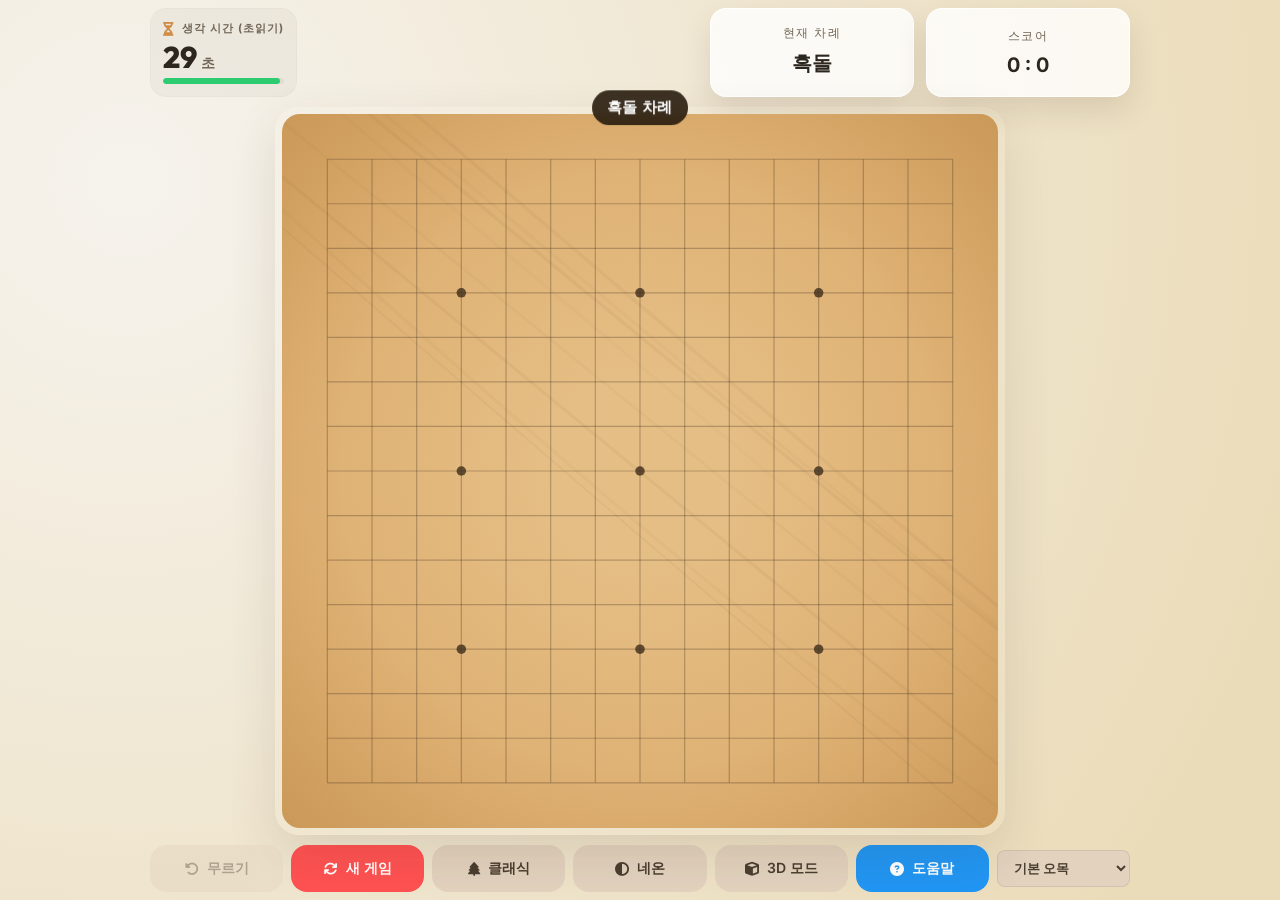
<file: index.html>
<!DOCTYPE html>
<html lang="ko">
<head>
  <meta charset="UTF-8">
  <!-- Prevent pinch zoom and double tap zoom on touch screens for immediate touch response -->
  <meta name="viewport" content="width=device-width, initial-scale=1.0, maximum-scale=1.0, user-scalable=no, viewport-fit=cover">
  <title>Premium Omok (오목)</title>
  
  <!-- Font integration -->
  <link rel="preconnect" href="https://fonts.googleapis.com">
  <link rel="preconnect" href="https://fonts.gstatic.com" crossorigin>
  <link href="https://fonts.googleapis.com/css2?family=Inter:wght@300;400;500;600;700&family=Outfit:wght@400;500;600;700;800&display=swap" rel="stylesheet">
  
  <!-- FontAwesome Icons for premium visual controls -->
  <link rel="stylesheet" href="https://cdnjs.cloudflare.com/ajax/libs/font-awesome/6.4.0/css/all.min.css">
  
  <link rel="stylesheet" href="styles.css">
</head>
<body class="theme-wood">
  <div class="app-container">
    <main class="board-area">
      <div class="game-topbar">
        <div class="timer-card" id="turn-timer">
          <div class="timer-header">
            <span class="timer-icon"><i class="fa-solid fa-hourglass-half"></i></span>
            <span class="timer-label">생각 시간 (초읽기)</span>
          </div>
          <div class="timer-main">
            <span class="timer-countdown" id="countdown-val">30</span>
            <span class="timer-unit">초</span>
          </div>
          <div class="timer-bar-wrapper">
            <div class="timer-bar" id="timer-progress"></div>
          </div>
        </div>

        <div class="status-card">
          <div class="status-item">
            <span class="status-label">현재 차례</span>
            <strong class="status-value" id="current-turn">흑돌</strong>
          </div>
          <div class="status-item score-line">
            <span class="status-label">스코어</span>
            <span class="score-value"><strong id="score-black">0</strong> : <strong id="score-white">0</strong></span>
          </div>
        </div>
      </div>

      <div class="board-wrapper">
        <canvas id="omok-canvas" width="600" height="600"></canvas>
        <div class="turn-center-hint" id="turn-center-hint" aria-live="polite" aria-atomic="true">
          <span id="turn-center-hint-text">흑돌 차례</span>
        </div>
      </div>

      <div class="controls-row">
        <button id="btn-undo" class="control-btn" title="한 수 무르기" disabled>
          <i class="fa-solid fa-rotate-left"></i> 무르기
        </button>
        <button id="btn-reset" class="control-btn warning" title="게임 초기화">
          <i class="fa-solid fa-arrows-rotate"></i> 새 게임
        </button>
        <button id="btn-theme-wood" class="control-btn active" title="클래식 우드 테마">
          <i class="fa-solid fa-tree"></i> 클래식
        </button>
        <button id="btn-theme-neon" class="control-btn" title="사이버 네온 테마">
          <i class="fa-solid fa-circle-half-stroke"></i> 네온
        </button>
        <button id="btn-view-mode" class="control-btn" title="화면 모드 전환 (2D/3D)">
          <i class="fa-solid fa-cube"></i> <span id="btn-view-mode-text">3D 모드</span>
        </button>
        <button id="btn-guide" class="control-btn info" title="게임 설명서 보기">
          <i class="fa-solid fa-circle-question"></i> 도움말
        </button>
        <select id="select-benefit" class="benefit-select" title="선공 베네핏 설정">
          <option value="0" selected>기본 오목</option>
          <option value="1">베네핏 1</option>
          <option value="2">베네핏 2</option>
          <option value="3">베네핏 3</option>
        </select>
      </div>
    </main>
  </div>

  <!-- Win Announcement Overlay Modal -->
  <div class="modal-overlay" id="victory-modal">
    <div class="modal-content">
      <div class="modal-icon">
        <i class="fa-solid fa-trophy animate-bounce"></i>
      </div>
      <h2 id="victory-title">승리!</h2>
      <p id="victory-message">흑돌이 5목을 완성하였습니다.</p>
      
      <div class="victory-stats">
        <div class="stat-box">
          <span class="stat-num" id="stat-moves">0</span>
          <span class="stat-label">총 수</span>
        </div>
      </div>

      <button id="btn-modal-restart" class="action-btn">
        <i class="fa-solid fa-play"></i> 다음 판 시작
      </button>
    </div>
  </div>

  <script>
    (function() {
      const viewMode = localStorage.getItem('omok_view_mode_v2') || '2d';
      const toggleBtnText = document.getElementById('btn-view-mode-text');
      const toggleBtn = document.getElementById('btn-view-mode');

      if (viewMode === '3d') {
        if (toggleBtnText) toggleBtnText.textContent = '2D 모드';
        const threeScript = document.createElement('script');
        threeScript.src = 'three.min.js';
        document.body.appendChild(threeScript);
        threeScript.onload = () => {
          const app3dScript = document.createElement('script');
          app3dScript.src = 'app3d.js';
          document.body.appendChild(app3dScript);
        };
      } else {
        if (toggleBtnText) toggleBtnText.textContent = '3D 모드';
        const appScript = document.createElement('script');
        appScript.src = 'app.js';
        document.body.appendChild(appScript);
      }

      if (toggleBtn) {
        toggleBtn.addEventListener('click', () => {
          const currentMode = localStorage.getItem('omok_view_mode_v2') || '2d';
          const nextMode = currentMode === '3d' ? '2d' : '3d';
          localStorage.setItem('omok_view_mode_v2', nextMode);
          location.reload();
        });
      }

      const guideBtn = document.getElementById('btn-guide');
      if (guideBtn) {
        guideBtn.addEventListener('click', () => {
          window.open('guide.html', '_blank');
        });
      }
    })();
  </script>
</body>
</html>
</file>
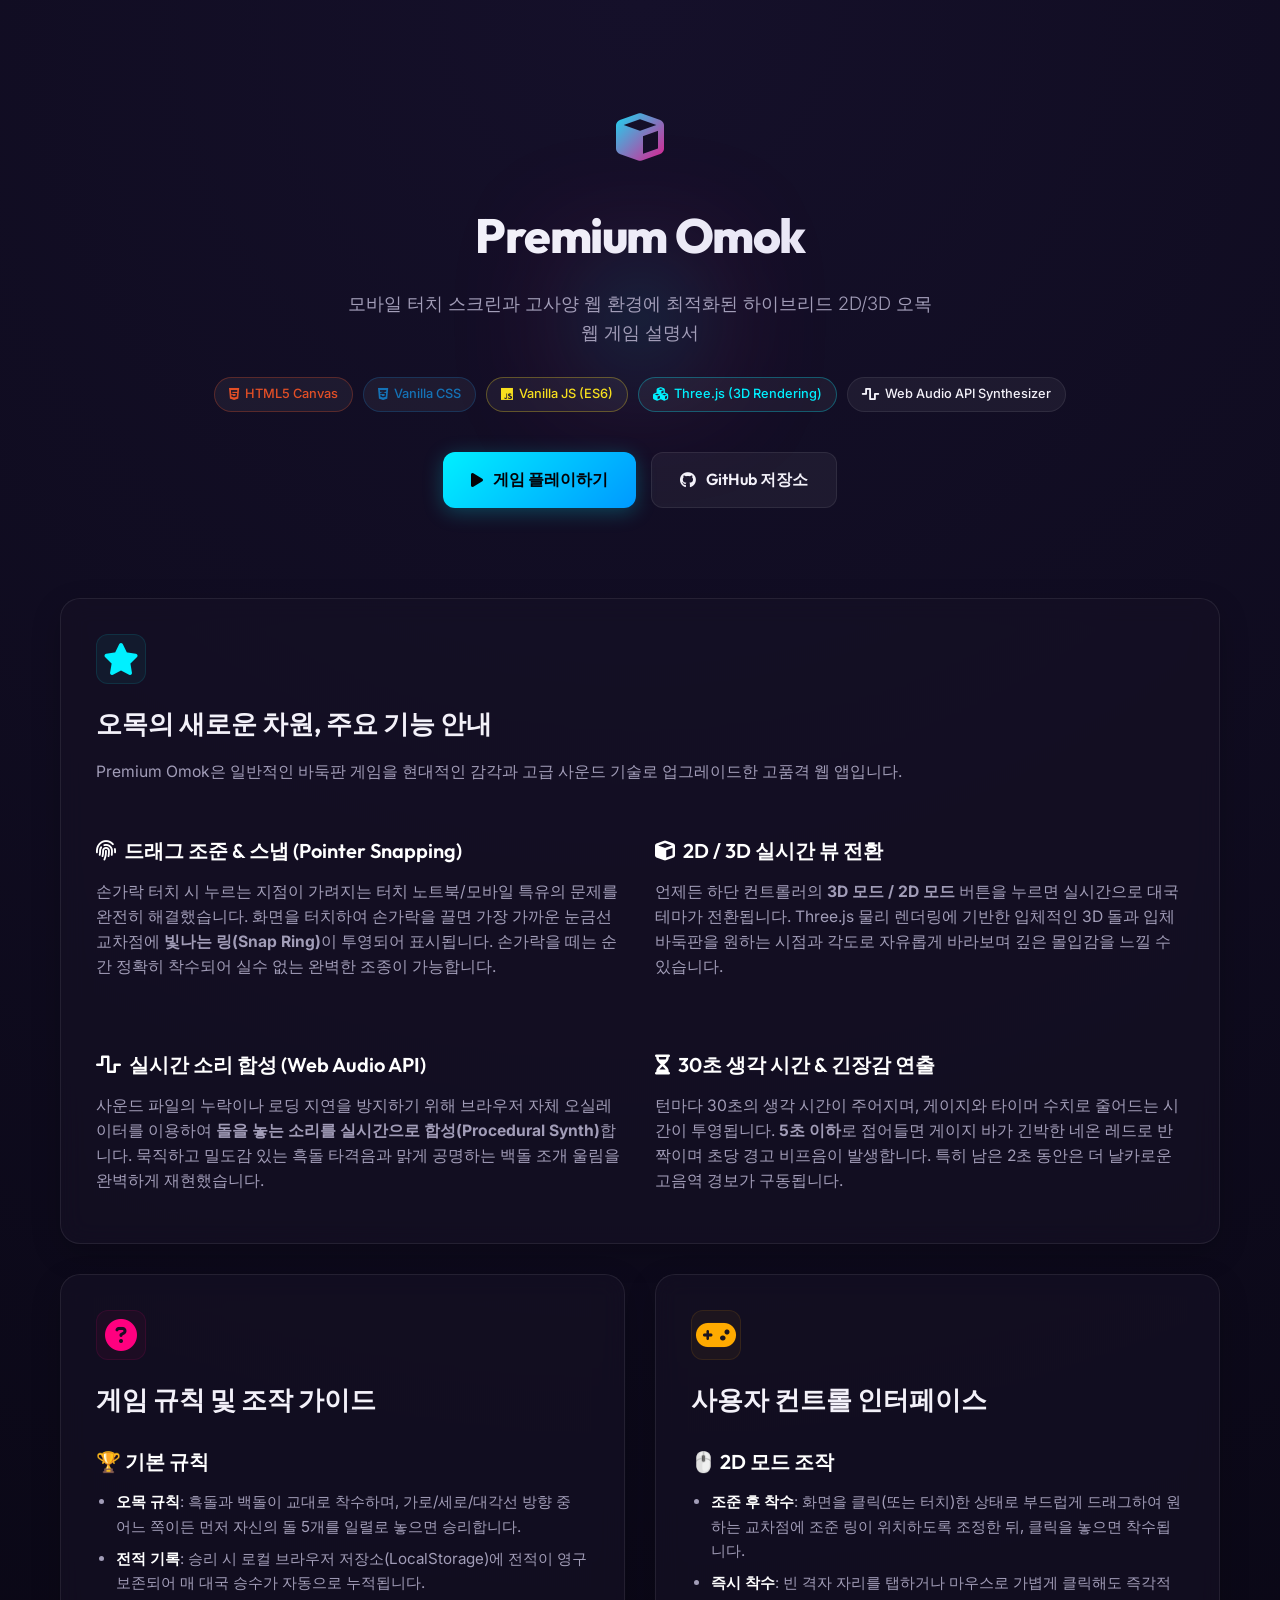
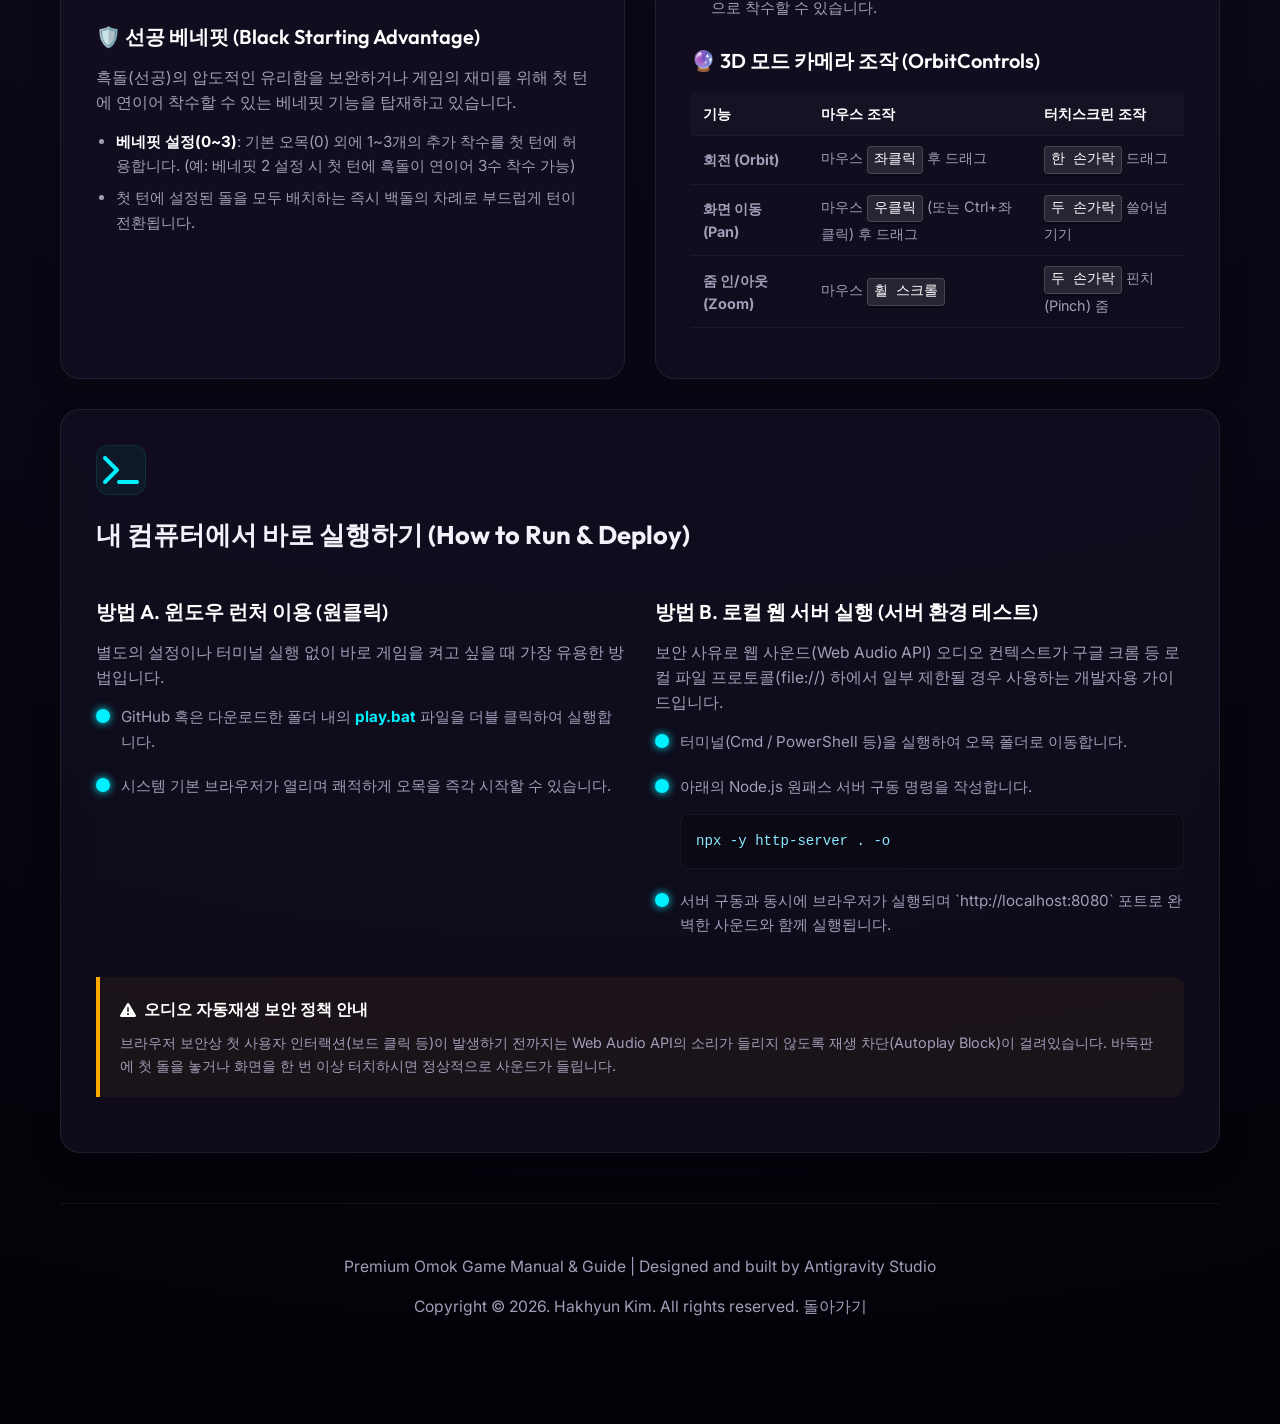
<file: guide.html>
<!DOCTYPE html>
<html lang="ko">
<head>
  <meta charset="UTF-8">
  <meta name="viewport" content="width=device-width, initial-scale=1.0">
  <title>Premium Omok - 사용자 가이드 및 게임 설명서</title>
  
  <!-- Fonts -->
  <link rel="preconnect" href="https://fonts.googleapis.com">
  <link rel="preconnect" href="https://fonts.gstatic.com" crossorigin>
  <link href="https://fonts.googleapis.com/css2?family=Inter:wght@300;400;500;600;700&family=Outfit:wght@400;500;600;700;800&display=swap" rel="stylesheet">
  
  <!-- Icons -->
  <link rel="stylesheet" href="https://cdnjs.cloudflare.com/ajax/libs/font-awesome/6.4.0/css/all.min.css">

  <style>
    :root {
      --font-display: 'Outfit', 'Inter', -apple-system, sans-serif;
      --font-body: 'Inter', -apple-system, sans-serif;
      
      --bg-dark: #07050f;
      --bg-card: rgba(22, 18, 38, 0.6);
      --bg-glow: rgba(0, 240, 255, 0.03);
      --border-color: rgba(255, 255, 255, 0.08);
      --border-glow: rgba(0, 240, 255, 0.2);
      
      --text-primary: #f3f1f9;
      --text-secondary: #a29db8;
      --accent-cyan: #00f0ff;
      --accent-pink: #ff007f;
      --accent-amber: #ffaa00;
      
      --transition-smooth: all 0.3s cubic-bezier(0.4, 0, 0.2, 1);
      --transition-fast: all 0.15s cubic-bezier(0.4, 0, 0.2, 1);
    }

    * {
      box-sizing: border-box;
      margin: 0;
      padding: 0;
      scroll-behavior: smooth;
    }

    body {
      background: radial-gradient(circle at 50% 0%, #15102a 0%, #080612 70%, #030207 100%);
      color: var(--text-primary);
      font-family: var(--font-body);
      line-height: 1.6;
      -webkit-font-smoothing: antialiased;
      min-height: 100vh;
      overflow-x: hidden;
    }

    /* Container */
    .container {
      max-width: 1200px;
      margin: 0 auto;
      padding: 40px 20px;
    }

    /* Header & Hero */
    header {
      text-align: center;
      padding: 60px 0 40px;
      position: relative;
    }

    header::before {
      content: '';
      position: absolute;
      top: 50%;
      left: 50%;
      transform: translate(-50%, -50%);
      width: 250px;
      height: 250px;
      background: radial-gradient(circle, rgba(0, 240, 255, 0.15) 0%, rgba(255, 0, 127, 0.05) 50%, transparent 100%);
      filter: blur(40px);
      z-index: -1;
    }

    .logo-container {
      display: inline-flex;
      align-items: center;
      gap: 15px;
      margin-bottom: 20px;
    }

    .logo-icon {
      font-size: 3rem;
      background: linear-gradient(135deg, var(--accent-cyan), var(--accent-pink));
      -webkit-background-clip: text;
      -webkit-text-fill-color: transparent;
      animation: pulseGlow 3s infinite ease-in-out;
    }

    @keyframes pulseGlow {
      0%, 100% { filter: drop-shadow(0 0 5px rgba(0, 240, 255, 0.3)); }
      50% { filter: drop-shadow(0 0 15px rgba(255, 0, 127, 0.6)); }
    }

    h1 {
      font-family: var(--font-display);
      font-size: 3rem;
      font-weight: 800;
      letter-spacing: -0.03em;
      background: linear-gradient(to right, #ffffff, #dcd8f0);
      -webkit-background-clip: text;
      -webkit-text-fill-color: transparent;
      margin-bottom: 15px;
    }

    .subtitle {
      font-size: 1.15rem;
      color: var(--text-secondary);
      max-width: 600px;
      margin: 0 auto 30px;
      font-weight: 300;
    }

    /* Badges */
    .badges-row {
      display: flex;
      justify-content: center;
      gap: 10px;
      flex-wrap: wrap;
      margin-bottom: 40px;
    }

    .badge {
      display: inline-flex;
      align-items: center;
      gap: 6px;
      padding: 6px 14px;
      border-radius: 50px;
      font-size: 0.8rem;
      font-weight: 500;
      background: rgba(255, 255, 255, 0.05);
      border: 1px solid var(--border-color);
      color: var(--text-primary);
    }

    .badge i {
      font-size: 0.85rem;
    }

    .badge.html5 { color: #e34f26; border-color: rgba(227, 79, 38, 0.3); }
    .badge.css3 { color: #1572b6; border-color: rgba(21, 114, 182, 0.3); }
    .badge.js { color: #f7df1e; border-color: rgba(247, 223, 30, 0.3); }
    .badge.three { color: #00f0ff; border-color: rgba(0, 240, 255, 0.3); }

    /* Action Buttons */
    .actions-row {
      display: flex;
      justify-content: center;
      gap: 15px;
      margin-bottom: 50px;
    }

    .btn {
      display: inline-flex;
      align-items: center;
      gap: 10px;
      padding: 14px 28px;
      border-radius: 12px;
      font-size: 1rem;
      font-weight: 600;
      text-decoration: none;
      cursor: pointer;
      transition: var(--transition-smooth);
      font-family: var(--font-display);
    }

    .btn-primary {
      background: linear-gradient(135deg, var(--accent-cyan) 0%, #0099ff 100%);
      color: #030207;
      box-shadow: 0 4px 20px rgba(0, 240, 255, 0.25);
    }

    .btn-primary:hover {
      transform: translateY(-2px);
      box-shadow: 0 8px 30px rgba(0, 240, 255, 0.45);
      filter: brightness(1.1);
    }

    .btn-secondary {
      background: rgba(255, 255, 255, 0.05);
      color: var(--text-primary);
      border: 1px solid var(--border-color);
    }

    .btn-secondary:hover {
      background: rgba(255, 255, 255, 0.1);
      border-color: rgba(255, 255, 255, 0.2);
      transform: translateY(-2px);
    }

    /* Main Grid Section */
    .grid {
      display: grid;
      grid-template-columns: repeat(2, 1fr);
      gap: 30px;
      margin-bottom: 50px;
    }

    @media (max-width: 850px) {
      .grid {
        grid-template-columns: 1fr;
      }
    }

    /* Glass Card */
    .card {
      background: var(--bg-card);
      border: 1px solid var(--border-color);
      border-radius: 20px;
      padding: 35px;
      position: relative;
      overflow: hidden;
      backdrop-filter: blur(12px);
      -webkit-backdrop-filter: blur(12px);
      transition: var(--transition-smooth);
      box-shadow: 0 10px 30px rgba(0, 0, 0, 0.2);
    }

    .card::before {
      content: '';
      position: absolute;
      top: 0;
      left: 0;
      width: 100%;
      height: 4px;
      background: transparent;
      transition: var(--transition-smooth);
    }

    .card:hover {
      transform: translateY(-5px);
      border-color: var(--border-glow);
      box-shadow: 0 15px 35px rgba(0, 240, 255, 0.1);
    }

    .card:hover::before {
      background: linear-gradient(to right, var(--accent-cyan), var(--accent-pink));
    }

    .card-full {
      grid-column: span 2;
    }

    @media (max-width: 850px) {
      .card-full {
        grid-column: span 1;
      }
    }

    .card-icon {
      font-size: 2rem;
      margin-bottom: 20px;
      display: inline-block;
      width: 50px;
      height: 50px;
      line-height: 50px;
      text-align: center;
      border-radius: 12px;
      background: rgba(255, 255, 255, 0.04);
      border: 1px solid rgba(255, 255, 255, 0.05);
    }

    .cyan-icon { color: var(--accent-cyan); background: rgba(0, 240, 255, 0.05); border-color: rgba(0, 240, 255, 0.1); }
    .pink-icon { color: var(--accent-pink); background: rgba(255, 0, 127, 0.05); border-color: rgba(255, 0, 127, 0.1); }
    .amber-icon { color: var(--accent-amber); background: rgba(255, 170, 0, 0.05); border-color: rgba(255, 170, 0, 0.1); }

    h2 {
      font-family: var(--font-display);
      font-size: 1.6rem;
      font-weight: 700;
      margin-bottom: 15px;
      display: flex;
      align-items: center;
      gap: 10px;
    }

    h3 {
      font-family: var(--font-display);
      font-size: 1.25rem;
      font-weight: 600;
      margin: 25px 0 12px;
      color: #ffffff;
      display: flex;
      align-items: center;
      gap: 8px;
    }

    p {
      color: var(--text-secondary);
      font-size: 0.98rem;
      margin-bottom: 15px;
    }

    ul, ol {
      padding-left: 20px;
      color: var(--text-secondary);
      margin-bottom: 15px;
    }

    li {
      margin-bottom: 8px;
      font-size: 0.95rem;
    }

    li strong {
      color: #ffffff;
    }

    /* Control Keys Table */
    .controls-table {
      width: 100%;
      border-collapse: collapse;
      margin: 15px 0;
      font-size: 0.9rem;
    }

    .controls-table th, .controls-table td {
      padding: 10px 12px;
      text-align: left;
      border-bottom: 1px solid rgba(255, 255, 255, 0.05);
    }

    .controls-table th {
      color: #ffffff;
      font-weight: 600;
      background: rgba(255, 255, 255, 0.02);
    }

    .controls-table td {
      color: var(--text-secondary);
    }

    .key-badge {
      display: inline-block;
      padding: 2px 6px;
      background: rgba(255, 255, 255, 0.1);
      border: 1px solid rgba(255, 255, 255, 0.15);
      border-radius: 4px;
      font-family: monospace;
      color: #ffffff;
      font-size: 0.85rem;
      box-shadow: 0 2px 0 rgba(0, 0, 0, 0.3);
    }

    /* Warning Callout Box */
    .callout {
      background: rgba(255, 170, 0, 0.05);
      border-left: 4px solid var(--accent-amber);
      border-radius: 0 12px 12px 0;
      padding: 20px;
      margin: 20px 0;
    }

    .callout-title {
      font-weight: 700;
      color: #ffffff;
      margin-bottom: 8px;
      display: flex;
      align-items: center;
      gap: 8px;
    }

    .callout p {
      margin-bottom: 0;
      font-size: 0.9rem;
    }

    /* Code Block styling */
    .code-block {
      background: #0b0914;
      border: 1px solid rgba(255, 255, 255, 0.05);
      border-radius: 8px;
      padding: 15px;
      font-family: 'Courier New', Courier, monospace;
      font-size: 0.88rem;
      color: #8be9fd;
      overflow-x: auto;
      margin: 15px 0;
    }

    .code-comment {
      color: #6272a4;
    }

    .code-keyword {
      color: #ff79c6;
    }

    /* Steps list */
    .steps-list {
      list-style-type: none;
      position: relative;
      padding-left: 25px;
    }

    .steps-list li {
      position: relative;
      margin-bottom: 20px;
    }

    .steps-list li::before {
      content: '';
      position: absolute;
      left: -25px;
      top: 4px;
      width: 14px;
      height: 14px;
      background: var(--accent-cyan);
      border-radius: 50%;
      box-shadow: 0 0 8px var(--accent-cyan);
    }

    /* Footer */
    footer {
      text-align: center;
      padding: 50px 0;
      color: #5d5870;
      font-size: 0.85rem;
      border-top: 1px solid rgba(255, 255, 255, 0.05);
      margin-top: 40px;
    }

    footer a {
      color: var(--text-secondary);
      text-decoration: none;
      transition: var(--transition-fast);
    }

    footer a:hover {
      color: var(--accent-cyan);
    }
  </style>
</head>
<body>

  <div class="container">
    
    <!-- Hero / Header -->
    <header>
      <div class="logo-container">
        <span class="logo-icon"><i class="fa-solid fa-cube"></i></span>
      </div>
      <h1>Premium Omok</h1>
      <p class="subtitle">모바일 터치 스크린과 고사양 웹 환경에 최적화된 하이브리드 2D/3D 오목 웹 게임 설명서</p>
      
      <!-- Tech Stack Badges -->
      <div class="badges-row">
        <span class="badge html5"><i class="fa-brands fa-html5"></i> HTML5 Canvas</span>
        <span class="badge css3"><i class="fa-brands fa-css3-alt"></i> Vanilla CSS</span>
        <span class="badge js"><i class="fa-brands fa-js"></i> Vanilla JS (ES6)</span>
        <span class="badge three"><i class="fa-solid fa-cubes"></i> Three.js (3D Rendering)</span>
        <span class="badge"><i class="fa-solid fa-wave-square"></i> Web Audio API Synthesizer</span>
      </div>

      <!-- Quick Action Buttons -->
      <div class="actions-row">
        <a href="index.html" class="btn btn-primary"><i class="fa-solid fa-play"></i> 게임 플레이하기</a>
        <a href="https://github.com/hakhyun-kim/Omok" target="_blank" class="btn btn-secondary"><i class="fa-brands fa-github"></i> GitHub 저장소</a>
      </div>
    </header>

    <!-- Main Grid Section -->
    <div class="grid">
      
      <!-- 1. 핵심 기능 (Core Features) -->
      <div class="card card-full">
        <div class="card-icon cyan-icon"><i class="fa-solid fa-star"></i></div>
        <h2>오목의 새로운 차원, 주요 기능 안내</h2>
        <p>Premium Omok은 일반적인 바둑판 게임을 현대적인 감각과 고급 사운드 기술로 업그레이드한 고품격 웹 앱입니다.</p>
        
        <div class="grid" style="margin-top: 25px; margin-bottom: 0;">
          <div>
            <h3><i class="fa-solid fa-fingerprint"></i> 드래그 조준 & 스냅 (Pointer Snapping)</h3>
            <p>손가락 터치 시 누르는 지점이 가려지는 터치 노트북/모바일 특유의 문제를 완전히 해결했습니다. 화면을 터치하여 손가락을 끌면 가장 가까운 눈금선 교차점에 <strong>빛나는 링(Snap Ring)</strong>이 투영되어 표시됩니다. 손가락을 떼는 순간 정확히 착수되어 실수 없는 완벽한 조종이 가능합니다.</p>
          </div>
          <div>
            <h3><i class="fa-solid fa-cube"></i> 2D / 3D 실시간 뷰 전환</h3>
            <p>언제든 하단 컨트롤러의 <strong>3D 모드 / 2D 모드</strong> 버튼을 누르면 실시간으로 대국 테마가 전환됩니다. Three.js 물리 렌더링에 기반한 입체적인 3D 돌과 입체 바둑판을 원하는 시점과 각도로 자유롭게 바라보며 깊은 몰입감을 느낄 수 있습니다.</p>
          </div>
          <div>
            <h3><i class="fa-solid fa-wave-square"></i> 실시간 소리 합성 (Web Audio API)</h3>
            <p>사운드 파일의 누락이나 로딩 지연을 방지하기 위해 브라우저 자체 오실레이터를 이용하여 <strong>돌을 놓는 소리를 실시간으로 합성(Procedural Synth)</strong>합니다. 묵직하고 밀도감 있는 흑돌 타격음과 맑게 공명하는 백돌 조개 울림을 완벽하게 재현했습니다.</p>
          </div>
          <div>
            <h3><i class="fa-solid fa-hourglass-half"></i> 30초 생각 시간 & 긴장감 연출</h3>
            <p>턴마다 30초의 생각 시간이 주어지며, 게이지와 타이머 수치로 줄어드는 시간이 투영됩니다. <strong>5초 이하</strong>로 접어들면 게이지 바가 긴박한 네온 레드로 반짝이며 초당 경고 비프음이 발생합니다. 특히 남은 2초 동안은 더 날카로운 고음역 경보가 구동됩니다.</p>
          </div>
        </div>
      </div>

      <!-- 2. 게임 룰 & 특수 기능 -->
      <div class="card">
        <div class="card-icon pink-icon"><i class="fa-solid fa-circle-question"></i></div>
        <h2>게임 규칙 및 조작 가이드</h2>
        
        <h3>🏆 기본 규칙</h3>
        <ul>
          <li><strong>오목 규칙</strong>: 흑돌과 백돌이 교대로 착수하며, 가로/세로/대각선 방향 중 어느 쪽이든 먼저 자신의 돌 5개를 일렬로 놓으면 승리합니다.</li>
          <li><strong>전적 기록</strong>: 승리 시 로컬 브라우저 저장소(LocalStorage)에 전적이 영구 보존되어 매 대국 승수가 자동으로 누적됩니다.</li>
        </ul>

        <h3>🛡️ 선공 베네핏 (Black Starting Advantage)</h3>
        <p>흑돌(선공)의 압도적인 유리함을 보완하거나 게임의 재미를 위해 첫 턴에 연이어 착수할 수 있는 베네핏 기능을 탑재하고 있습니다.</p>
        <ul>
          <li><strong>베네핏 설정(0~3)</strong>: 기본 오목(0) 외에 1~3개의 추가 착수를 첫 턴에 허용합니다. (예: 베네핏 2 설정 시 첫 턴에 흑돌이 연이어 3수 착수 가능)</li>
          <li>첫 턴에 설정된 돌을 모두 배치하는 즉시 백돌의 차례로 부드럽게 턴이 전환됩니다.</li>
        </ul>
      </div>

      <!-- 3. 조작 방법 안내 -->
      <div class="card">
        <div class="card-icon amber-icon"><i class="fa-solid fa-gamepad"></i></div>
        <h2>사용자 컨트롤 인터페이스</h2>
        
        <h3>🖱️ 2D 모드 조작</h3>
        <ul>
          <li><strong>조준 후 착수</strong>: 화면을 클릭(또는 터치)한 상태로 부드럽게 드래그하여 원하는 교차점에 조준 링이 위치하도록 조정한 뒤, 클릭을 놓으면 착수됩니다.</li>
          <li><strong>즉시 착수</strong>: 빈 격자 자리를 탭하거나 마우스로 가볍게 클릭해도 즉각적으로 착수할 수 있습니다.</li>
        </ul>

        <h3>🔮 3D 모드 카메라 조작 (OrbitControls)</h3>
        <table class="controls-table">
          <thead>
            <tr>
              <th>기능</th>
              <th>마우스 조작</th>
              <th>터치스크린 조작</th>
            </tr>
          </thead>
          <tbody>
            <tr>
              <td><strong>회전 (Orbit)</strong></td>
              <td>마우스 <span class="key-badge">좌클릭</span> 후 드래그</td>
              <td><span class="key-badge">한 손가락</span> 드래그</td>
            </tr>
            <tr>
              <td><strong>화면 이동 (Pan)</strong></td>
              <td>마우스 <span class="key-badge">우클릭</span> (또는 Ctrl+좌클릭) 후 드래그</td>
              <td><span class="key-badge">두 손가락</span> 쓸어넘기기</td>
            </tr>
            <tr>
              <td><strong>줌 인/아웃 (Zoom)</strong></td>
              <td>마우스 <span class="key-badge">휠 스크롤</span></td>
              <td><span class="key-badge">두 손가락</span> 핀치(Pinch) 줌</td>
            </tr>
          </tbody>
        </table>
      </div>

      <!-- 4. 실행 및 배포 가이드 (How to Run) -->
      <div class="card card-full">
        <div class="card-icon cyan-icon"><i class="fa-solid fa-terminal"></i></div>
        <h2>내 컴퓨터에서 바로 실행하기 (How to Run & Deploy)</h2>
        
        <div class="grid" style="margin-bottom: 0;">
          <div>
            <h3>방법 A. 윈도우 런처 이용 (원클릭)</h3>
            <p>별도의 설정이나 터미널 실행 없이 바로 게임을 켜고 싶을 때 가장 유용한 방법입니다.</p>
            <ol class="steps-list">
              <li>GitHub 혹은 다운로드한 폴더 내의 <strong style="color:var(--accent-cyan);">play.bat</strong> 파일을 더블 클릭하여 실행합니다.</li>
              <li>시스템 기본 브라우저가 열리며 쾌적하게 오목을 즉각 시작할 수 있습니다.</li>
            </ol>
          </div>
          <div>
            <h3>방법 B. 로컬 웹 서버 실행 (서버 환경 테스트)</h3>
            <p>보안 사유로 웹 사운드(Web Audio API) 오디오 컨텍스트가 구글 크롬 등 로컬 파일 프로토콜(file://) 하에서 일부 제한될 경우 사용하는 개발자용 가이드입니다.</p>
            <ol class="steps-list">
              <li>터미널(Cmd / PowerShell 등)을 실행하여 오목 폴더로 이동합니다.</li>
              <li>아래의 Node.js 원패스 서버 구동 명령을 작성합니다.
                <div class="code-block">
                  npx -y http-server . -o
                </div>
              </li>
              <li>서버 구동과 동시에 브라우저가 실행되며 `http://localhost:8080` 포트로 완벽한 사운드와 함께 실행됩니다.</li>
            </ol>
          </div>
        </div>

        <div class="callout">
          <div class="callout-title"><i class="fa-solid fa-triangle-exclamation"></i> 오디오 자동재생 보안 정책 안내</div>
          <p>브라우저 보안상 첫 사용자 인터랙션(보드 클릭 등)이 발생하기 전까지는 Web Audio API의 소리가 들리지 않도록 재생 차단(Autoplay Block)이 걸려있습니다. 바둑판에 첫 돌을 놓거나 화면을 한 번 이상 터치하시면 정상적으로 사운드가 들립니다.</p>
        </div>
      </div>

    </div>

    <!-- Footer -->
    <footer>
      <p>Premium Omok Game Manual & Guide | Designed and built by Antigravity Studio</p>
      <p style="margin-top: 8px;">Copyright &copy; 2026. Hakhyun Kim. All rights reserved. <a href="index.html">돌아가기</a></p>
    </footer>

  </div>

</body>
</html>
</file>
<file: styles.css>
/* ==========================================================================
   Omok Premium Design System & Stylesheet
   ========================================================================== */

/* Design Tokens & Theme Variables */
:root {
  --font-display: 'Outfit', 'Inter', -apple-system, sans-serif;
  --font-body: 'Inter', -apple-system, sans-serif;
  --transition-smooth: all 0.3s cubic-bezier(0.4, 0, 0.2, 1);
  --transition-fast: all 0.15s cubic-bezier(0.4, 0, 0.2, 1);
  --border-radius-lg: 24px;
  --border-radius-md: 16px;
  --border-radius-sm: 8px;
}

/* 1. Classic Wood Theme */
.theme-wood {
  --bg-primary: #f5f2eb;
  --bg-secondary: #ebdcc9;
  --text-primary: #2d261e;
  --text-secondary: #706555;
  --accent-color: #d18d46;
  --card-bg: rgba(255, 255, 255, 0.8);
  --board-bg: #dfb275;
  --board-grid: rgba(62, 45, 27, 0.25);
  --board-star: #3e2d1b;
  --shadow-color: rgba(62, 45, 27, 0.12);
  --btn-bg: #e2d2be;
  --btn-text: #4a3e30;
  --btn-active: #d18d46;
  --btn-active-text: #ffffff;
  --card-border: rgba(255, 255, 255, 0.9);
  
  background-image: radial-gradient(circle at 10% 20%, #f6f3ed 0%, #ebdcb9 90%);
}

/* 2. Cyber Neon Theme */
.theme-neon {
  --bg-primary: #0a0a0f;
  --bg-secondary: #12121e;
  --text-primary: #f0f0f5;
  --text-secondary: #8c8c9e;
  --accent-color: #00f0ff;
  --card-bg: rgba(18, 18, 30, 0.65);
  --board-bg: #0f0f18;
  --board-grid: rgba(0, 240, 255, 0.15);
  --board-star: #00f0ff;
  --shadow-color: rgba(0, 0, 0, 0.6);
  --btn-bg: #1e1e30;
  --btn-text: #a5a5c5;
  --btn-active: #ff007f;
  --btn-active-text: #ffffff;
  --card-border: rgba(255, 255, 255, 0.05);

  background-image: radial-gradient(circle at 10% 20%, #0c0b11 0%, #050508 100%);
}

/* General Resets */
* {
  box-sizing: border-box;
  margin: 0;
  padding: 0;
  -webkit-font-smoothing: antialiased;
  -moz-osx-font-smoothing: grayscale;
  user-select: none;
}

body {
  font-family: var(--font-body);
  color: var(--text-primary);
  min-height: 100vh;
  display: flex;
  justify-content: center;
  align-items: stretch;
  overflow: hidden;
  background: var(--bg-primary);
  transition: var(--transition-smooth);
}

/* App Container Layout */
.app-container {
  display: flex;
  flex-direction: column;
  align-items: center;
  justify-content: flex-start;
  width: 100vw;
  height: 100vh;
  max-width: 1600px;
  padding: 8px;
  gap: 10px;
  overflow: hidden;
}

/* ==========================================================================
   Dashboard / Sidebar Styling
   ========================================================================== */
.board-area {
  display: flex;
  flex-direction: column;
  align-items: center;
  justify-content: flex-start;
  width: 100%;
  max-width: 980px;
  height: calc(100vh - 16px);
  min-height: 0;
  gap: 10px;
  position: relative;
}

.game-topbar {
  display: flex;
  align-items: stretch;
  justify-content: space-between;
  width: 100%;
  gap: 16px;
  flex-wrap: wrap;
}

.status-card {
  display: grid;
  grid-template-columns: repeat(2, minmax(120px, 1fr));
  gap: 12px;
  width: min(420px, 100%);
}

.status-item {
  background: var(--card-bg);
  border: 1px solid var(--card-border);
  border-radius: var(--border-radius-md);
  padding: 16px;
  display: flex;
  flex-direction: column;
  gap: 8px;
  text-align: center;
  box-shadow: 0 14px 30px var(--shadow-color);
}

.status-label {
  font-size: 12px;
  color: var(--text-secondary);
  text-transform: uppercase;
  letter-spacing: 0.12em;
}

.score-line {
  display: flex;
  align-items: center;
  justify-content: center;
  gap: 8px;
}

.status-value,
.score-value {
  font-size: 20px;
  font-weight: 700;
  color: var(--text-primary);
}

.controls-row {
  display: grid;
  grid-template-columns: repeat(auto-fit, minmax(130px, 1fr));
  width: 100%;
  gap: 8px;
  align-items: center;
}

.board-wrapper {
  position: relative;
  background: transparent;
  padding: 6px;
  border-radius: var(--border-radius-lg);
  box-shadow: 0 20px 50px var(--shadow-color);
  border: 1px solid rgba(255, 255, 255, 0.08);
  display: flex;
  align-items: center;
  justify-content: center;
  width: min(100vw - 24px, calc(100vh - 170px), 980px);
  height: min(100vw - 24px, calc(100vh - 170px), 980px);
  min-width: 320px;
  min-height: 320px;
  aspect-ratio: 1 / 1;
  transition: var(--transition-smooth);
}

#omok-canvas {
  width: 100%;
  height: 100%;
  min-width: 320px;
  min-height: 320px;
  max-width: 100%;
  max-height: 100%;
  aspect-ratio: 1 / 1;
  border-radius: 18px;
  touch-action: none;
  display: block;
}

.turn-center-hint {
  position: absolute;
  left: 50%;
  top: 0;
  transform: translate(-50%, -108%);
  pointer-events: none;
  padding: 0.45rem 0.95rem;
  border-radius: 999px;
  background: rgba(21, 21, 21, 0.48);
  color: #fff;
  font-size: 0.95rem;
  font-weight: 700;
  letter-spacing: 0.02em;
  opacity: 0;
  visibility: hidden;
  transition: opacity 0.24s ease, transform 0.24s ease;
  z-index: 2;
  backdrop-filter: blur(8px);
}

.theme-wood .turn-center-hint {
  background: rgba(35, 23, 10, 0.88);
}

.theme-neon .turn-center-hint {
  background: rgba(5, 15, 35, 0.92);
  box-shadow: 0 0 24px rgba(0, 240, 255, 0.18);
}

.turn-center-hint.active {
  opacity: 1;
  visibility: visible;
  transform: translate(-50%, -50%) scale(1);
}

/* Brand Section */
.brand {
  text-align: center;
}
.logo-mark {
  display: inline-flex;
  gap: 4px;
  margin-bottom: 8px;
  background: rgba(0, 0, 0, 0.04);
  padding: 8px 12px;
  border-radius: 20px;
}
.theme-neon .logo-mark {
  background: rgba(255, 255, 255, 0.04);
}
.dot {
  width: 18px;
  height: 18px;
  border-radius: 50%;
  box-shadow: 0 2px 4px rgba(0,0,0,0.15);
}
.dot.black {
  background: radial-gradient(circle at 30% 30%, #444, #111);
}
.dot.white {
  background: radial-gradient(circle at 30% 30%, #fff, #ddd);
  border: 1px solid rgba(0,0,0,0.1);
}

.brand h1 {
  font-family: var(--font-display);
  font-weight: 800;
  font-size: 21px;
  letter-spacing: -0.5px;
  margin-bottom: 2px;
}
.brand .subtitle {
  font-size: 13px;
  font-weight: 600;
  color: var(--text-secondary);
  letter-spacing: 4px;
  text-transform: uppercase;
  margin-left: 4px;
}

/* Sleek Turn Timer */
.timer-card {
  background: rgba(0, 0, 0, 0.03);
  border: 1px solid rgba(0, 0, 0, 0.02);
  border-radius: var(--border-radius-md);
  padding: 12px;
  display: flex;
  flex-direction: column;
  gap: 6px;
  transition: var(--transition-smooth);
}
.theme-neon .timer-card {
  background: rgba(255, 255, 255, 0.02);
  border-color: rgba(255, 255, 255, 0.03);
}
.timer-header {
  display: flex;
  align-items: center;
  gap: 8px;
  color: var(--text-secondary);
}
.timer-icon {
  font-size: 14px;
  color: var(--accent-color);
  display: inline-flex;
}
.timer-icon.ticking {
  animation: timer-pulse 1s infinite alternate;
}
.timer-label {
  font-size: 11px;
  font-weight: 700;
  text-transform: uppercase;
  letter-spacing: 1px;
}
.timer-main {
  display: flex;
  align-items: baseline;
  gap: 4px;
  line-height: 1;
}
.timer-countdown {
  font-family: var(--font-display);
  font-size: 30px;
  font-weight: 800;
  color: var(--text-primary);
  transition: color 0.3s ease;
}
.timer-countdown.danger {
  color: #ff5252;
  animation: text-pulse 0.5s infinite alternate;
}
.theme-neon .timer-countdown.danger {
  color: #ff007f;
  text-shadow: 0 0 10px rgba(255, 0, 127, 0.5);
}
.timer-unit {
  font-size: 14px;
  font-weight: 600;
  color: var(--text-secondary);
}
.timer-bar-wrapper {
  height: 6px;
  background: rgba(0, 0, 0, 0.05);
  border-radius: 3px;
  overflow: hidden;
  position: relative;
}
.theme-neon .timer-bar-wrapper {
  background: rgba(255, 255, 255, 0.05);
}
.timer-bar {
  height: 100%;
  width: 100%;
  background: #2ecc71;
  border-radius: 3px;
  transition: width 1s linear, background-color 0.3s ease;
}
.theme-neon .timer-bar {
  background: var(--accent-color);
  box-shadow: 0 0 8px rgba(0, 240, 255, 0.5);
}
.timer-bar.danger {
  background: #ff5252;
  animation: bar-pulse 0.5s infinite alternate;
}
.theme-neon .timer-bar.danger {
  background: #ff007f;
  box-shadow: 0 0 10px rgba(255, 0, 127, 0.8);
}

@keyframes timer-pulse {
  from { transform: scale(1); opacity: 0.8; }
  to { transform: scale(1.1); opacity: 1; }
}
@keyframes text-pulse {
  from { transform: scale(1); }
  to { transform: scale(1.05); }
}
@keyframes bar-pulse {
  from { filter: brightness(1); }
  to { filter: brightness(1.2); }
}

/* Scoreboard */
.scoreboard {
  display: flex;
  flex-direction: column;
  gap: 12px;
}

.player-card {
  display: flex;
  align-items: center;
  padding: 12px;
  background: rgba(0, 0, 0, 0.03);
  border: 1px solid rgba(0, 0, 0, 0.02);
  border-radius: var(--border-radius-md);
  transition: var(--transition-smooth);
  position: relative;
  overflow: hidden;
}
.theme-neon .player-card {
  background: rgba(255, 255, 255, 0.02);
  border-color: rgba(255, 255, 255, 0.02);
}
.player-card.active {
  background: #ffffff;
  box-shadow: 0 10px 25px var(--shadow-color);
  border-color: var(--card-border);
  transform: translateY(-2px);
}
.theme-neon .player-card.active {
  background: var(--bg-secondary);
  border-color: rgba(0, 240, 255, 0.25);
  box-shadow: 0 0 20px rgba(0, 240, 255, 0.1);
}
.avatar-ring {
  padding: 4px;
  border-radius: 50%;
  border: 2px solid transparent;
  display: flex;
  align-items: center;
  justify-content: center;
  transition: var(--transition-smooth);
}
.player-card.active .avatar-ring {
  border-color: var(--accent-color);
}
.stone-avatar {
  width: 20px;
  height: 20px;
  border-radius: 50%;
  box-shadow: 0 4px 6px rgba(0,0,0,0.15);
}
.stone-avatar.black {
  background: radial-gradient(circle at 30% 30%, #4c4c4c 0%, #151515 80%, #000000 100%);
}
.stone-avatar.white {
  background: radial-gradient(circle at 30% 30%, #ffffff 0%, #ececec 80%, #d8d8d8 100%);
  border: 1.5px solid rgba(0,0,0,0.1);
}
.player-info {
  margin-left: 14px;
  display: flex;
  flex-direction: column;
}
.player-label {
  font-size: 13px;
  font-weight: 500;
  color: var(--text-secondary);
}
.player-card.active .player-label {
  color: var(--text-primary);
  font-weight: 600;
}
.player-score {
  font-family: var(--font-display);
  font-size: 18px;
  font-weight: 700;
  line-height: 1;
  margin-top: 4px;
}
.turn-indicator {
  position: absolute;
  right: 16px;
  top: 50%;
  transform: translateY(-50%) scale(0.8);
  font-size: 10px;
  font-weight: 800;
  letter-spacing: 1px;
  background: var(--accent-color);
  color: #fff;
  padding: 4px 8px;
  border-radius: 12px;
  opacity: 0;
  transition: var(--transition-smooth);
}
.theme-neon .player-card#player-white .turn-indicator {
  background: var(--btn-active); /* Magenta glow */
}
.player-card.active .turn-indicator {
  opacity: 1;
  transform: translateY(-50%) scale(1);
}

/* Settings and Controls Group */
.section-title {
  display: block;
  font-size: 11px;
  font-weight: 700;
  text-transform: uppercase;
  letter-spacing: 1.5px;
  color: var(--text-secondary);
  margin-bottom: 12px;
}
.theme-selector {
  display: flex;
  gap: 8px;
}
.theme-btn {
  flex: 1;
  border: none;
  font-family: var(--font-body);
  font-size: 12px;
  font-weight: 600;
  padding: 10px 12px;
  border-radius: var(--border-radius-sm);
  background: var(--btn-bg);
  color: var(--btn-text);
  cursor: pointer;
  display: flex;
  align-items: center;
  justify-content: center;
  gap: 6px;
  transition: var(--transition-fast);
}
.theme-btn.active {
  background: var(--btn-active);
  color: var(--btn-active-text);
  box-shadow: 0 4px 12px rgba(0,0,0,0.1);
}
.theme-neon .theme-btn.active {
  box-shadow: 0 0 15px rgba(255, 0, 127, 0.35);
}

/* Benefit Selector dropdown */
.benefit-select {
  width: 100%;
  padding: 9px 12px;
  font-family: var(--font-body);
  font-size: 12.5px;
  font-weight: 600;
  border-radius: var(--border-radius-sm);
  border: 1px solid rgba(0, 0, 0, 0.08);
  background: var(--btn-bg);
  color: var(--btn-text);
  cursor: pointer;
  outline: none;
  transition: var(--transition-fast);
}
.theme-neon .benefit-select {
  border-color: rgba(255, 255, 255, 0.05);
  background: var(--btn-bg);
  color: var(--btn-text);
}
.benefit-select:focus {
  border-color: var(--accent-color);
}
.theme-neon .benefit-select:focus {
  box-shadow: 0 0 10px rgba(0, 240, 255, 0.35);
}
.benefit-select:disabled {
  opacity: 0.55;
  cursor: not-allowed;
}

/* Action Controls Buttons */
.controls {
  display: grid;
  grid-template-columns: 1fr 1fr;
  gap: 12px;
}
.control-btn {
  border: none;
  padding: 14px 16px;
  border-radius: var(--border-radius-md);
  font-family: var(--font-body);
  font-weight: 600;
  font-size: 14px;
  cursor: pointer;
  display: flex;
  align-items: center;
  justify-content: center;
  gap: 8px;
  background: var(--btn-bg);
  color: var(--btn-text);
  transition: var(--transition-fast);
}
.control-btn:hover:not(:disabled) {
  transform: translateY(-1px);
  filter: brightness(1.05);
}
.control-btn:active:not(:disabled) {
  transform: translateY(1px);
}
.control-btn.warning {
  background: #ff5252;
  color: white;
}
.control-btn.warning:hover {
  background: #ff3333;
}
.control-btn.info {
  background: #2196f3;
  color: white;
}
.control-btn.info:hover {
  background: #0b7dda;
}
.control-btn:disabled {
  opacity: 0.4;
  cursor: not-allowed;
  transform: none;
}

/* Help Card Description */
.help-card {
  background: rgba(0,0,0,0.02);
  border: 1px dashed var(--board-grid);
  border-radius: var(--border-radius-md);
  padding: 16px;
}
.theme-neon .help-card {
  background: rgba(255,255,255,0.01);
}
.help-card h3 {
  font-size: 13px;
  font-weight: 600;
  margin-bottom: 6px;
  color: var(--text-primary);
  display: flex;
  align-items: center;
  gap: 6px;
}
.help-card p {
  font-size: 11.5px;
  line-height: 1.5;
  color: var(--text-secondary);
}

.footer {
  margin-top: auto;
  text-align: center;
  font-size: 11px;
  color: var(--text-secondary);
  opacity: 0.7;
}

/* ==========================================================================
   Board Section Styling
   ========================================================================== */

/* ==========================================================================
   Modal Dialog Layout (Victory Overlay)
   ========================================================================== */
.modal-overlay {
  position: fixed;
  inset: 0;
  background: rgba(0, 0, 0, 0.45);
  backdrop-filter: blur(12px);
  -webkit-backdrop-filter: blur(12px);
  display: flex;
  justify-content: center;
  align-items: center;
  z-index: 100;
  opacity: 0;
  pointer-events: none;
  transition: opacity 0.4s cubic-bezier(0.4, 0, 0.2, 1);
}
.theme-neon .modal-overlay {
  background: rgba(0,0,0,0.7);
}
.modal-overlay.active {
  opacity: 1;
  pointer-events: all;
}
.modal-content {
  background: var(--card-bg);
  border: 1px solid var(--card-border);
  box-shadow: 0 30px 70px var(--shadow-color);
  width: 90%;
  max-width: 420px;
  padding: 40px 32px;
  border-radius: var(--border-radius-lg);
  text-align: center;
  transform: translateY(30px) scale(0.9);
  transition: transform 0.4s cubic-bezier(0.34, 1.56, 0.64, 1);
}
.modal-overlay.active .modal-content {
  transform: translateY(0) scale(1);
}
.theme-neon .modal-content {
  border-color: rgba(0, 240, 255, 0.3);
  box-shadow: 0 0 50px rgba(0, 240, 255, 0.15);
}
.modal-icon {
  width: 72px;
  height: 72px;
  border-radius: 50%;
  background: rgba(209, 141, 70, 0.15);
  color: var(--accent-color);
  display: flex;
  justify-content: center;
  align-items: center;
  font-size: 32px;
  margin: 0 auto 24px;
}
.theme-neon .modal-icon {
  background: rgba(255, 0, 127, 0.15);
  color: var(--btn-active);
}
.modal-content h2 {
  font-family: var(--font-display);
  font-size: 28px;
  font-weight: 800;
  margin-bottom: 8px;
}
.modal-content p {
  color: var(--text-secondary);
  font-size: 15px;
  margin-bottom: 24px;
}
.victory-stats {
  background: rgba(0,0,0,0.03);
  border-radius: var(--border-radius-md);
  padding: 16px;
  margin-bottom: 28px;
  display: flex;
  justify-content: center;
}
.theme-neon .victory-stats {
  background: rgba(255,255,255,0.02);
}
.stat-box {
  display: flex;
  flex-direction: column;
}
.stat-num {
  font-family: var(--font-display);
  font-size: 28px;
  font-weight: 700;
  color: var(--text-primary);
}
.stat-label {
  font-size: 11px;
  text-transform: uppercase;
  letter-spacing: 1px;
  color: var(--text-secondary);
  margin-top: 4px;
}
.action-btn {
  border: none;
  background: var(--accent-color);
  color: white;
  padding: 16px 32px;
  border-radius: var(--border-radius-md);
  font-family: var(--font-body);
  font-size: 15px;
  font-weight: 700;
  width: 100%;
  cursor: pointer;
  transition: var(--transition-fast);
  box-shadow: 0 4px 15px rgba(209, 141, 70, 0.3);
}
.theme-neon .action-btn {
  background: var(--btn-active);
  box-shadow: 0 0 20px rgba(255, 0, 127, 0.4);
}
.action-btn:hover {
  transform: translateY(-2px);
  filter: brightness(1.1);
}
.action-btn:active {
  transform: translateY(0);
}

/* Animations */
@keyframes bounce {
  0%, 100% {
    transform: translateY(0);
  }
  50% {
    transform: translateY(-10px);
  }
}
.animate-bounce {
  animation: bounce 2s infinite;
}

/* ==========================================================================
   Responsive Adaptation (Mobile / Tablet Layouts)
   ========================================================================== */
@media (max-width: 1024px) {
  .app-container {
    grid-template-columns: 1fr;
    grid-template-rows: auto 1fr;
    height: 100vh;
    padding: 16px;
    gap: 16px;
    overflow-y: auto;
  }
  .dashboard {
    flex-direction: row;
    align-items: center;
    flex-wrap: wrap;
    padding: 16px 20px;
    gap: 16px;
    height: auto;
    overflow-y: visible;
  }
  .brand {
    text-align: left;
    display: flex;
    align-items: center;
    gap: 12px;
    flex: 1;
    min-width: 200px;
  }
  .logo-mark {
    margin-bottom: 0;
  }
  .scoreboard {
    flex-direction: row;
    flex: 2;
    min-width: 320px;
  }
  .player-card {
    flex: 1;
    padding: 10px 14px;
  }
  .player-score {
    font-size: 18px;
  }
  .timer-card {
    flex: 1;
    min-width: 130px;
    padding: 10px 14px;
    gap: 4px;
  }
  .timer-countdown {
    font-size: 24px;
  }
  .timer-unit {
    font-size: 11px;
  }
  .timer-bar-wrapper {
    height: 4px;
  }
  .settings-group, .help-card, .footer {
    display: none;
  }
  .controls {
    flex: 1;
    min-width: 180px;
    grid-template-columns: 1fr 1fr;
    gap: 8px;
  }
  .control-btn {
    padding: 10px 12px;
    font-size: 13px;
  }
  .board-area {
    padding: 0;
    align-items: flex-start;
  }
  .board-wrapper {
    padding: 12px;
  }
}

@media (max-width: 480px) {
  .app-container {
    padding: 8px;
    gap: 8px;
  }
  .dashboard {
    padding: 12px;
    gap: 10px;
  }
  .brand h1 {
    font-size: 18px;
  }
  .brand .subtitle {
    display: none;
  }
  .scoreboard {
    min-width: 100%;
    order: 3;
  }
  .controls {
    min-width: auto;
    width: 100%;
    order: 2;
  }
  .player-card {
    padding: 8px;
  }
  .player-label {
    font-size: 11px;
  }
  .player-score {
    font-size: 15px;
  }
  .turn-indicator {
    padding: 2px 4px;
    font-size: 8px;
    right: 8px;
  }
}
</file>
